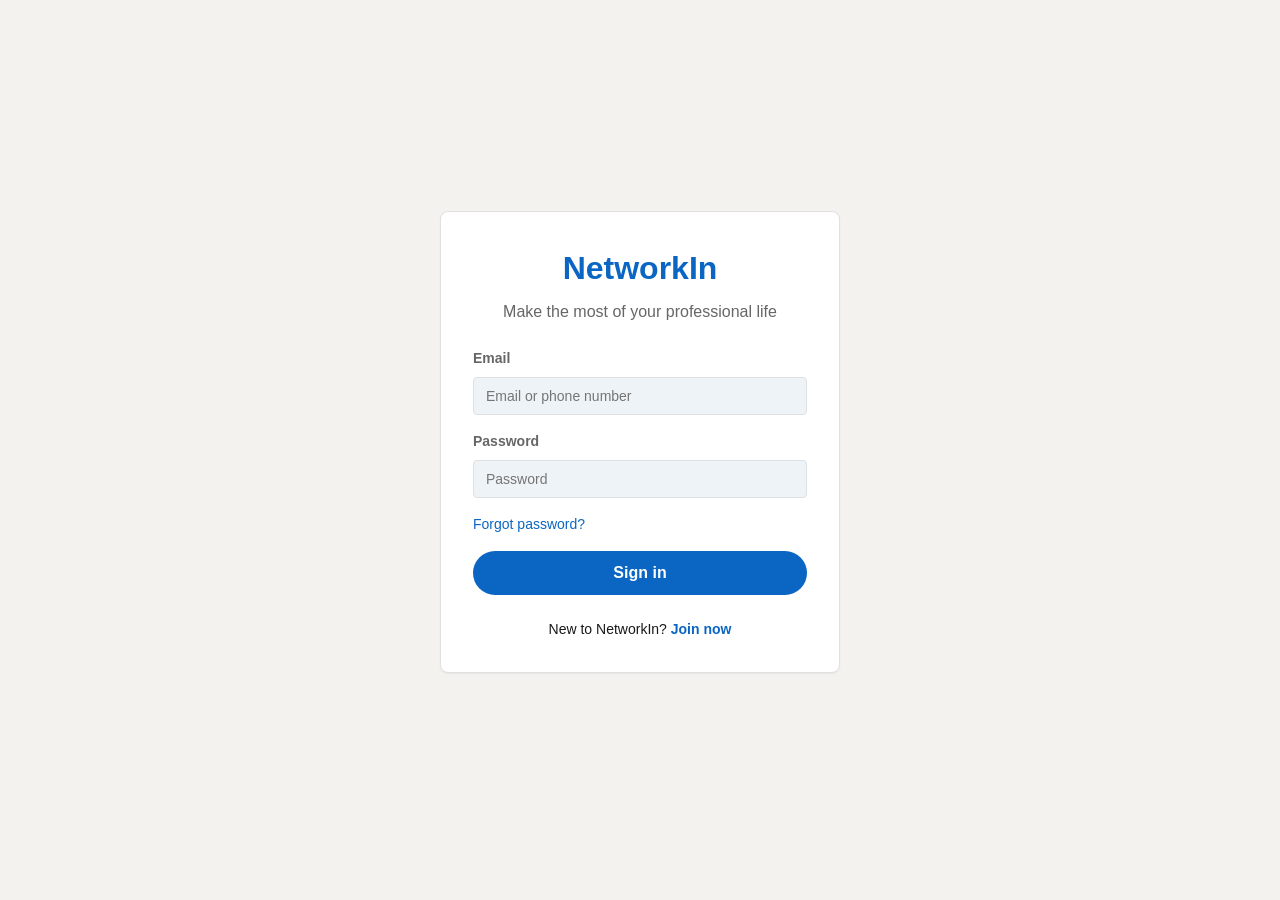
<file: login.html>
<!DOCTYPE html>
<html lang="en">
<head>
  <meta charset="UTF-8">
  <meta name="viewport" content="width=device-width, initial-scale=1.0">
  <title>Login | Professional Network</title>
  <link rel="stylesheet" href="css/style.css">
  <link rel="stylesheet" href="https://cdnjs.cloudflare.com/ajax/libs/font-awesome/6.4.0/css/all.min.css">
</head>
<body>
  <div class="auth-container">
    <div class="card auth-card">
      <div class="auth-header">
        <div class="auth-logo">NetworkIn</div>
        <p class="text-secondary">Make the most of your professional life</p>
      </div>

      <form onsubmit="handleAuth(event, 'Login')">
        <div class="input-group">
          <label class="input-label" for="email">Email</label>
          <input type="email" id="email" class="input-field" placeholder="Email or phone number" required>
        </div>

        <div class="input-group">
          <label class="input-label" for="password">Password</label>
          <input type="password" id="password" class="input-field" placeholder="Password" required>
        </div>

        <div class="mb-4 text-sm">
          <a href="#">Forgot password?</a>
        </div>

        <button type="submit" class="btn btn-primary w-full" style="width: 100%; padding: 12px; font-size: 1rem;">Sign in</button>
      </form>

      <div class="auth-footer">
        <p>New to NetworkIn? <a href="signup.html" class="font-semibold">Join now</a></p>
      </div>
    </div>
  </div>

  <script src="js/app.js"></script>
</body>
</html>
</file>
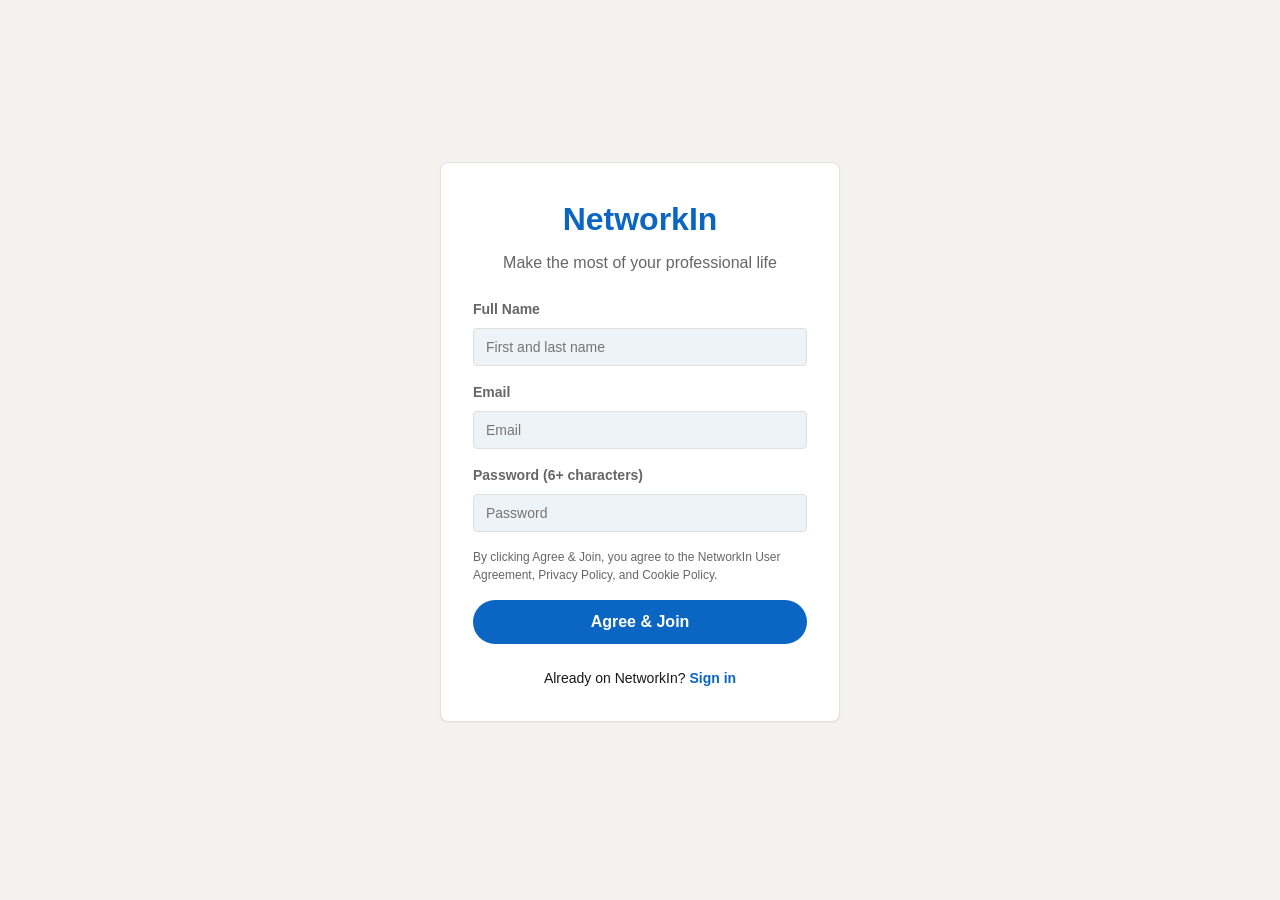
<file: signup.html>
<!DOCTYPE html>
<html lang="en">
<head>
  <meta charset="UTF-8">
  <meta name="viewport" content="width=device-width, initial-scale=1.0">
  <title>Signup | Professional Network</title>
  <link rel="stylesheet" href="css/style.css">
  <link rel="stylesheet" href="https://cdnjs.cloudflare.com/ajax/libs/font-awesome/6.4.0/css/all.min.css">
</head>
<body>
  <div class="auth-container">
    <div class="card auth-card">
      <div class="auth-header">
        <div class="auth-logo">NetworkIn</div>
        <p class="text-secondary">Make the most of your professional life</p>
      </div>

      <form onsubmit="handleAuth(event, 'Signup')">
        <div class="input-group">
          <label class="input-label" for="name">Full Name</label>
          <input type="text" id="name" class="input-field" placeholder="First and last name" required>
        </div>

        <div class="input-group">
          <label class="input-label" for="email">Email</label>
          <input type="email" id="email" class="input-field" placeholder="Email" required>
        </div>

        <div class="input-group">
          <label class="input-label" for="password">Password (6+ characters)</label>
          <input type="password" id="password" class="input-field" placeholder="Password" minlength="6" required>
        </div>

        <p class="text-xs text-secondary mb-4 text-center">
          By clicking Agree & Join, you agree to the NetworkIn User Agreement, Privacy Policy, and Cookie Policy.
        </p>

        <button type="submit" class="btn btn-primary w-full" style="width: 100%; padding: 12px; font-size: 1rem;">Agree & Join</button>
      </form>

      <div class="auth-footer">
        <p>Already on NetworkIn? <a href="login.html" class="font-semibold">Sign in</a></p>
      </div>
    </div>
  </div>

  <script src="js/app.js"></script>
</body>
</html>
</file>
<file: css/style.css>
:root {
  /* Light Theme Variables */
  --bg-main: #f3f2ef;
  --bg-card: #ffffff;
  --bg-input: #eef3f8;
  --text-primary: #191919;
  --text-secondary: #666666;
  --text-muted: #999999;
  --border-color: #e0e0e0;

  --primary-color: #0a66c2;
  --primary-hover: #004182;
  --accent-color: #057642;
  --danger-color: #d11124;

  --shadow-sm: 0 1px 2px rgba(0,0,0,0.05);
  --shadow-md: 0 4px 12px rgba(0,0,0,0.08);
  --shadow-lg: 0 10px 24px rgba(0,0,0,0.12);

  --radius-sm: 4px;
  --radius-md: 8px;
  --radius-lg: 12px;
  --radius-full: 9999px;

  --transition-fast: 0.2s ease;
  --transition-normal: 0.3s ease;

  --nav-height: 60px;
  --glass-bg: rgba(255, 255, 255, 0.85);
  --glass-border: rgba(255, 255, 255, 0.3);
}

[data-theme="dark"] {
  /* Dark Theme Variables */
  --bg-main: #000000;
  --bg-card: #1d2226;
  --bg-input: #38434f;
  --text-primary: #e9e9e9;
  --text-secondary: #aaaaaa;
  --text-muted: #777777;
  --border-color: #38434f;

  --primary-color: #70b5f9;
  --primary-hover: #a0cbfb;
  --accent-color: #057642;
  --danger-color: #fc929e;

  --shadow-sm: 0 1px 2px rgba(0,0,0,0.3);
  --shadow-md: 0 4px 12px rgba(0,0,0,0.5);
  --shadow-lg: 0 10px 24px rgba(0,0,0,0.8);

  --glass-bg: rgba(29, 34, 38, 0.85);
  --glass-border: rgba(255, 255, 255, 0.05);
}

* {
  margin: 0;
  padding: 0;
  box-sizing: border-box;
}

body {
  font-family: -apple-system, BlinkMacSystemFont, "Segoe UI", Roboto, Helvetica, Arial, sans-serif;
  background-color: var(--bg-main);
  color: var(--text-primary);
  line-height: 1.5;
  transition: background-color var(--transition-normal), color var(--transition-normal);
}

a {
  text-decoration: none;
  color: var(--primary-color);
  transition: color var(--transition-fast);
}

a:hover {
  color: var(--primary-hover);
}

ul {
  list-style: none;
}

img {
  max-width: 100%;
  display: block;
}

/* Utilities */
.container {
  max-width: 1128px;
  margin: 0 auto;
  padding: 0 16px;
}

.flex { display: flex; }
.flex-col { display: flex; flex-direction: column; }
.items-center { align-items: center; }
.justify-between { justify-content: space-between; }
.justify-center { justify-content: center; }
.gap-1 { gap: 4px; }
.gap-2 { gap: 8px; }
.gap-3 { gap: 12px; }
.gap-4 { gap: 16px; }
.gap-6 { gap: 24px; }

.mt-2 { margin-top: 8px; }
.mt-4 { margin-top: 16px; }
.mb-2 { margin-bottom: 8px; }
.mb-4 { margin-bottom: 16px; }

.text-sm { font-size: 0.875rem; }
.text-xs { font-size: 0.75rem; }
.text-lg { font-size: 1.125rem; }
.font-semibold { font-weight: 600; }
.font-bold { font-weight: 700; }
.text-secondary { color: var(--text-secondary); }

/* Buttons */
.btn {
  display: inline-flex;
  align-items: center;
  justify-content: center;
  padding: 6px 16px;
  border-radius: var(--radius-full);
  font-weight: 600;
  font-size: 0.875rem;
  cursor: pointer;
  transition: all var(--transition-fast);
  border: 1px solid transparent;
  outline: none;
}

.btn-primary {
  background-color: var(--primary-color);
  color: #fff;
}

.btn-primary:hover {
  background-color: var(--primary-hover);
}

.btn-outline {
  background-color: transparent;
  border-color: var(--primary-color);
  color: var(--primary-color);
}

.btn-outline:hover {
  background-color: rgba(10, 102, 194, 0.1);
  border-width: 2px;
  padding: 5px 15px; /* Adjust padding to prevent layout shift */
}
[data-theme="dark"] .btn-outline:hover {
    background-color: rgba(112, 181, 249, 0.1);
}

.btn-ghost {
  background-color: transparent;
  color: var(--text-secondary);
}

.btn-ghost:hover {
  background-color: var(--bg-input);
  color: var(--text-primary);
}

/* Cards */
.card {
  background-color: var(--bg-card);
  border-radius: var(--radius-md);
  border: 1px solid var(--border-color);
  overflow: hidden;
  box-shadow: var(--shadow-sm);
  transition: box-shadow var(--transition-fast);
  margin-bottom: 16px;
}

.card:hover {
  box-shadow: var(--shadow-md);
}

.card-body {
  padding: 16px;
}

/* Inputs */
.input-group {
  display: flex;
  flex-direction: column;
  gap: 8px;
  margin-bottom: 16px;
}

.input-label {
  font-size: 0.875rem;
  font-weight: 600;
  color: var(--text-secondary);
}

.input-field {
  padding: 10px 12px;
  border-radius: var(--radius-sm);
  border: 1px solid var(--border-color);
  background-color: var(--bg-input);
  color: var(--text-primary);
  font-size: 0.875rem;
  transition: border-color var(--transition-fast), background-color var(--transition-fast);
}

.input-field:focus {
  outline: none;
  border-color: var(--primary-color);
  background-color: var(--bg-card);
}

/* Navbar */
.navbar {
  position: sticky;
  top: 0;
  z-index: 100;
  height: var(--nav-height);
  background-color: var(--glass-bg);
  backdrop-filter: blur(10px);
  -webkit-backdrop-filter: blur(10px);
  border-bottom: 1px solid var(--glass-border);
  box-shadow: var(--shadow-sm);
}

.navbar .container {
  display: flex;
  align-items: center;
  justify-content: space-between;
  height: 100%;
}

.nav-brand {
  font-size: 1.5rem;
  font-weight: 700;
  color: var(--primary-color);
  display: flex;
  align-items: center;
  gap: 8px;
}

.search-box {
  position: relative;
  width: 280px;
  margin-left: 16px;
}

.search-box input {
  width: 100%;
  padding: 8px 12px 8px 36px;
  border-radius: var(--radius-sm);
  border: none;
  background-color: var(--bg-input);
  color: var(--text-primary);
}

.search-box i {
  position: absolute;
  left: 12px;
  top: 50%;
  transform: translateY(-50%);
  color: var(--text-muted);
}

.nav-links {
  display: flex;
  align-items: center;
  gap: 24px;
}

.nav-item {
  display: flex;
  flex-direction: column;
  align-items: center;
  color: var(--text-secondary);
  font-size: 0.75rem;
  cursor: pointer;
  transition: color var(--transition-fast);
  position: relative;
}

.nav-item i {
  font-size: 1.25rem;
  margin-bottom: 2px;
}

.nav-item:hover, .nav-item.active {
  color: var(--text-primary);
}

.nav-item.active::after {
  content: '';
  position: absolute;
  bottom: -10px;
  left: 0;
  width: 100%;
  height: 2px;
  background-color: var(--text-primary);
}

/* Badge */
.badge {
  position: absolute;
  top: -4px;
  right: -8px;
  background-color: var(--danger-color);
  color: white;
  font-size: 0.6rem;
  font-weight: bold;
  padding: 2px 6px;
  border-radius: var(--radius-full);
}

/* Layout Grid */
.main-layout {
  display: grid;
  grid-template-columns: 225px minmax(0, 1fr) 300px;
  gap: 24px;
  padding-top: 24px;
  padding-bottom: 24px;
}

/* Sidebar Profile */
.profile-sidebar {
  text-align: center;
  position: relative;
}

.profile-cover {
  height: 60px;
  background: linear-gradient(to right, #a0b4b7, #70b5f9);
}

.profile-avatar {
  width: 72px;
  height: 72px;
  border-radius: 50%;
  border: 2px solid var(--bg-card);
  margin: -36px auto 12px;
  background-color: var(--bg-input);
  object-fit: cover;
}

.stat-row {
  display: flex;
  justify-content: space-between;
  padding: 4px 0;
  font-size: 0.75rem;
  border-top: 1px solid var(--border-color);
  margin-top: 12px;
  padding-top: 12px;
}

.stat-label { color: var(--text-secondary); }
.stat-value { color: var(--primary-color); font-weight: 600; }

/* Main Feed */
.create-post {
  display: flex;
  align-items: center;
  gap: 12px;
  margin-bottom: 12px;
}

.create-post-avatar {
  width: 48px;
  height: 48px;
  border-radius: 50%;
  object-fit: cover;
}

.create-post-btn {
  flex: 1;
  text-align: left;
  padding: 12px 16px;
  border-radius: var(--radius-full);
  border: 1px solid var(--border-color);
  background-color: var(--bg-input);
  color: var(--text-secondary);
  font-weight: 600;
  cursor: pointer;
  transition: background-color var(--transition-fast);
}

.create-post-btn:hover {
  background-color: var(--border-color);
}

.create-post-actions {
  display: flex;
  justify-content: space-between;
  margin-top: 12px;
}

.action-btn {
  display: flex;
  align-items: center;
  gap: 8px;
  padding: 8px 12px;
  border-radius: var(--radius-md);
  color: var(--text-secondary);
  font-size: 0.875rem;
  font-weight: 600;
  cursor: pointer;
  transition: background-color var(--transition-fast);
  border: none;
  background: none;
}

.action-btn:hover {
  background-color: var(--bg-input);
}

.action-btn i { font-size: 1.25rem; }
.text-photo { color: #70b5f9; }
.text-video { color: #7fc15e; }
.text-event { color: #e7a33e; }
.text-article { color: #fc929e; }

/* Post Card */
.post-header {
  display: flex;
  align-items: center;
  gap: 12px;
  margin-bottom: 12px;
}

.post-avatar {
  width: 48px;
  height: 48px;
  border-radius: 50%;
  object-fit: cover;
}

.post-meta h4 {
  font-size: 0.875rem;
  color: var(--text-primary);
}

.post-meta p {
  font-size: 0.75rem;
  color: var(--text-secondary);
}

.post-content {
  font-size: 0.875rem;
  margin-bottom: 12px;
}

.post-image {
  width: 100%;
  border-radius: var(--radius-sm);
  margin-bottom: 12px;
}

.post-stats {
  display: flex;
  justify-content: space-between;
  font-size: 0.75rem;
  color: var(--text-secondary);
  padding-bottom: 8px;
  border-bottom: 1px solid var(--border-color);
  margin-bottom: 8px;
}

.post-actions {
  display: flex;
  justify-content: space-around;
}

/* Right Panel */
.widget-title {
  font-size: 1rem;
  font-weight: 600;
  margin-bottom: 12px;
}

.suggested-user {
  display: flex;
  gap: 12px;
  margin-bottom: 12px;
}

.suggested-avatar {
  width: 48px;
  height: 48px;
  border-radius: 50%;
  object-fit: cover;
}

.suggested-info h5 {
  font-size: 0.875rem;
}
.suggested-info p {
  font-size: 0.75rem;
  color: var(--text-secondary);
  margin-bottom: 4px;
}

/* Modal */
.modal-overlay {
  position: fixed;
  top: 0;
  left: 0;
  right: 0;
  bottom: 0;
  background-color: rgba(0,0,0,0.6);
  display: flex;
  align-items: center;
  justify-content: center;
  z-index: 1000;
  opacity: 0;
  pointer-events: none;
  transition: opacity var(--transition-normal);
}

.modal-overlay.active {
  opacity: 1;
  pointer-events: auto;
}

.modal {
  background-color: var(--bg-card);
  width: 100%;
  max-width: 500px;
  border-radius: var(--radius-md);
  box-shadow: var(--shadow-lg);
  transform: translateY(-20px);
  transition: transform var(--transition-normal);
}

.modal-overlay.active .modal {
  transform: translateY(0);
}

.modal-header {
  display: flex;
  justify-content: space-between;
  align-items: center;
  padding: 16px;
  border-bottom: 1px solid var(--border-color);
}

.modal-close {
  background: none;
  border: none;
  font-size: 1.5rem;
  color: var(--text-secondary);
  cursor: pointer;
}

.modal-body {
  padding: 16px;
}

.modal-body textarea {
  width: 100%;
  min-height: 120px;
  border: none;
  resize: none;
  background: transparent;
  color: var(--text-primary);
  font-family: inherit;
  font-size: 1rem;
}

.modal-body textarea:focus {
  outline: none;
}

.modal-footer {
  padding: 16px;
  display: flex;
  justify-content: flex-end;
  border-top: 1px solid var(--border-color);
}

/* Toast */
.toast-container {
  position: fixed;
  bottom: 24px;
  right: 24px;
  z-index: 2000;
  display: flex;
  flex-direction: column;
  gap: 8px;
}

.toast {
  background-color: var(--text-primary);
  color: var(--bg-card);
  padding: 12px 24px;
  border-radius: var(--radius-sm);
  box-shadow: var(--shadow-md);
  font-size: 0.875rem;
  font-weight: 500;
  transform: translateX(100%);
  opacity: 0;
  transition: all var(--transition-normal);
}

.toast.show {
  transform: translateX(0);
  opacity: 1;
}

/* Skeletons */
.skeleton {
  background: linear-gradient(90deg, var(--bg-input) 25%, var(--border-color) 50%, var(--bg-input) 75%);
  background-size: 200% 100%;
  animation: loading 1.5s infinite;
  border-radius: var(--radius-sm);
}

@keyframes loading {
  0% { background-position: 200% 0; }
  100% { background-position: -200% 0; }
}

.skeleton-text {
  height: 12px;
  margin-bottom: 8px;
  width: 100%;
}

.skeleton-avatar {
  width: 48px;
  height: 48px;
  border-radius: 50%;
}

/* Connections Page Grid */
.connections-grid {
  display: grid;
  grid-template-columns: repeat(auto-fill, minmax(200px, 1fr));
  gap: 16px;
}

.connection-card {
  text-align: center;
  padding: 16px;
}

.connection-avatar {
  width: 80px;
  height: 80px;
  border-radius: 50%;
  margin: 0 auto 12px;
  object-fit: cover;
}

/* Responsive */
@media (max-width: 992px) {
  .main-layout {
    grid-template-columns: 225px 1fr;
  }
  .right-panel {
    display: none;
  }
}

@media (max-width: 768px) {
  .main-layout {
    grid-template-columns: 1fr;
  }
  .left-sidebar {
    display: none; /* Can be toggled via JS */
  }
  .nav-links {
    position: fixed;
    bottom: 0;
    left: 0;
    right: 0;
    background-color: var(--bg-card);
    padding: 12px;
    justify-content: space-around;
    border-top: 1px solid var(--border-color);
    z-index: 100;
  }
  .search-box {
    display: none; /* Hide on mobile to save space */
  }
  body {
    padding-bottom: 60px; /* Space for mobile nav */
  }
}

/* Auth Pages */
.auth-container {
  min-height: 100vh;
  display: flex;
  align-items: center;
  justify-content: center;
  background-color: var(--bg-main);
  padding: 20px;
}

.auth-card {
  width: 100%;
  max-width: 400px;
  padding: 32px;
}

.auth-header {
  text-align: center;
  margin-bottom: 24px;
}

.auth-logo {
  font-size: 2rem;
  font-weight: bold;
  color: var(--primary-color);
  margin-bottom: 8px;
}

.auth-footer {
  margin-top: 24px;
  text-align: center;
  font-size: 0.875rem;
}

/* Notification Item */
.notification-item {
  display: flex;
  gap: 16px;
  padding: 16px;
  border-bottom: 1px solid var(--border-color);
  transition: background-color var(--transition-fast);
}

.notification-item:hover {
  background-color: var(--bg-input);
}

.notification-avatar {
  width: 48px;
  height: 48px;
  border-radius: 50%;
  object-fit: cover;
}

.notification-content {
  flex: 1;
}

.notification-time {
  font-size: 0.75rem;
  color: var(--text-secondary);
}

.notification-unread {
  background-color: rgba(10, 102, 194, 0.1);
}
[data-theme="dark"] .notification-unread {
    background-color: rgba(112, 181, 249, 0.1);
}

/* Theme Toggle Button */
.theme-toggle {
  background: none;
  border: none;
  color: var(--text-secondary);
  cursor: pointer;
  font-size: 1.25rem;
  transition: color var(--transition-fast);
}

.theme-toggle:hover {
  color: var(--text-primary);
}
</file>
